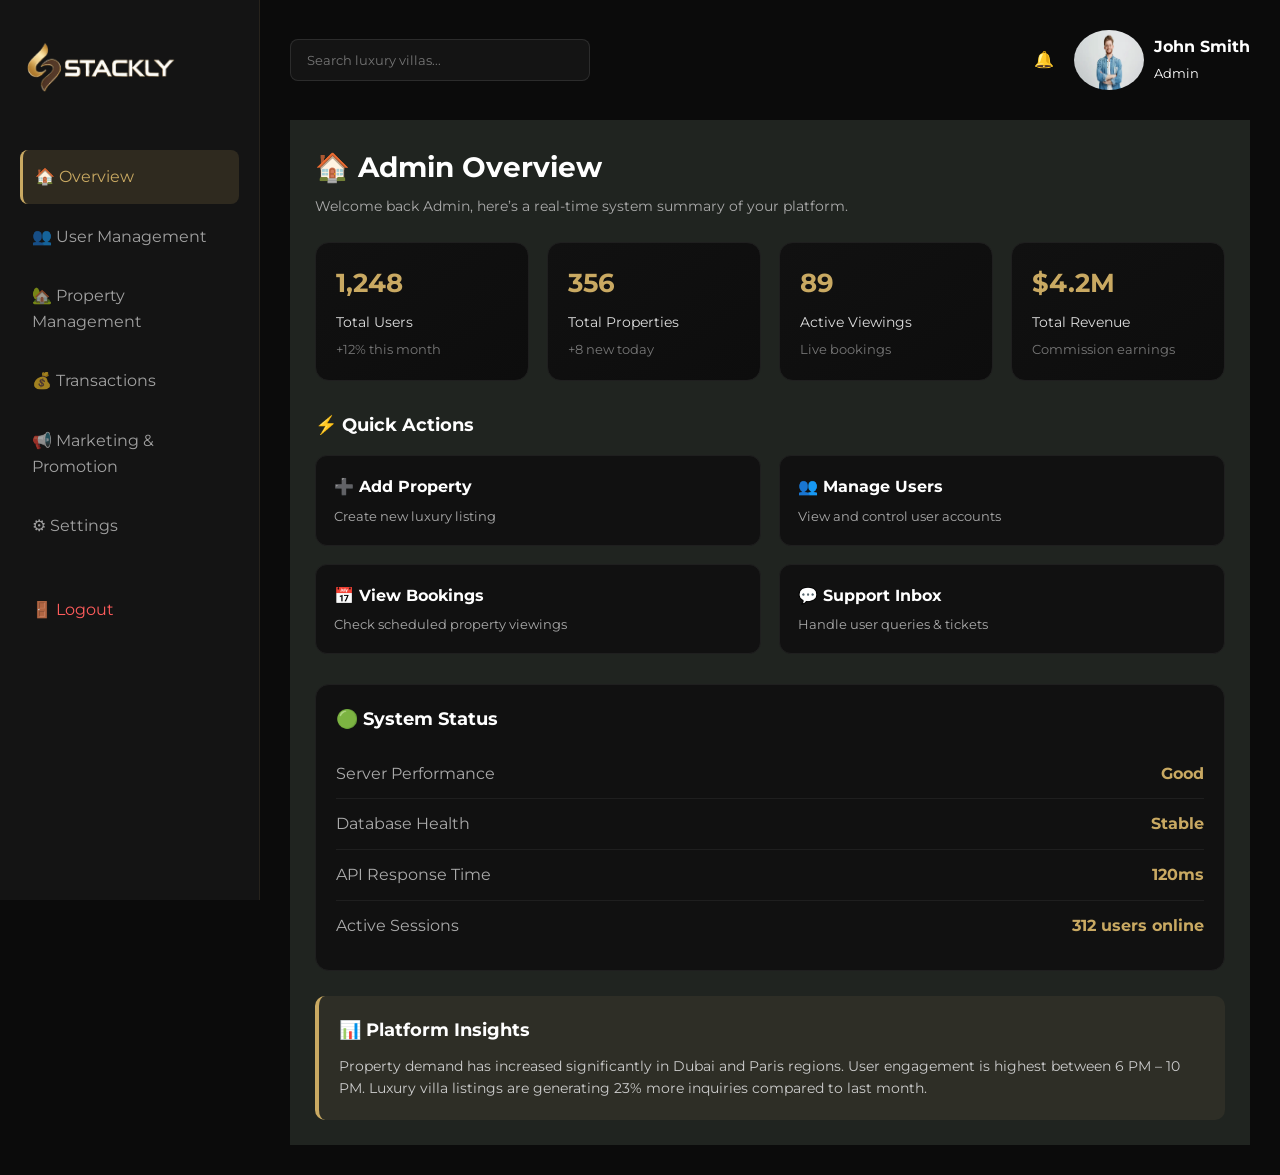
<file: admin-dashboard.html>
<!DOCTYPE html>
<html lang="en">
<head>
    <meta charset="UTF-8">
    <meta name="viewport" content="width=device-width, initial-scale=1.0">
    <title>Admin Dashboard | Stackly Villas</title>

    <!-- Fonts -->
    <link rel="preconnect" href="https://fonts.googleapis.com">
    <link rel="preconnect" href="https://fonts.gstatic.com" crossorigin>
    <link href="https://fonts.googleapis.com/css2?family=Playfair+Display:wght@400;500;600;700&family=Montserrat:wght@300;400;500;600;700&display=swap" rel="stylesheet">

    <!-- CSS -->
    <link rel="stylesheet" href="css/common.css">
    <link rel="stylesheet" href="css/admindashboard.css">
</head>

<body>

<button id="menuToggle" class="menu-toggle">
    ☰
</button>

<!-- ================= SIDEBAR ================= -->
<aside class="sidebar">
    <div class="logo">
        <a href="index.html" class="logo">
            <img src="images/stackly_logo.webp" alt="Stackly Luxury Villas" class="logo-img">
        </a>
    </div>

    <ul class="menu">

      <li class="active" data-target="overview">🏠 Overview</li>

      <li data-target="users">👥 User Management</li>

      <li data-target="properties">🏡 Property Management</li>

      <li data-target="transactions">💰 Transactions</li>

      <li data-target="marketing">📢 Marketing & Promotion</li>

      <li data-target="settings">⚙ Settings</li>

      <li class="logout">🚪 Logout</li>

    </ul>
</aside>

<div class="sidebar-overlay"></div>

<!-- ================= MAIN AREA ================= -->

<main class="main">

  

  <!-- TOP NAVBAR -->
    <header class="topbar">
        <div class="search">
            <input type="text" placeholder="Search luxury villas...">
        </div>

        <div class="user-box">
            <span class="notif">🔔</span>
            <div class="user">
                <img src="images/team2.webp" alt="user">
                <div>
                    <h4>John Smith</h4>
                    <small>Admin</small>
                </div>
            </div>
        </div>
    </header>

  <!-- ALL SECTIONS (INSIDE SAME PAGE) -->
<section id="overview" class="page active">

  <!-- HEADER -->
  <div class="page-header">
    <h1>🏠 Admin Overview</h1>
    <p>Welcome back Admin, here’s a real-time system summary of your platform.</p>
  </div>

  <!-- KEY METRICS -->
  <div class="stats-grid">

    <div class="card">
      <h3>1,248</h3>
      <p>Total Users</p>
      <small>+12% this month</small>
    </div>

    <div class="card">
      <h3>356</h3>
      <p>Total Properties</p>
      <small>+8 new today</small>
    </div>

    <div class="card">
      <h3>89</h3>
      <p>Active Viewings</p>
      <small>Live bookings</small>
    </div>

    <div class="card">
      <h3>$4.2M</h3>
      <p>Total Revenue</p>
      <small>Commission earnings</small>
    </div>

  </div>

  <!-- QUICK ACTIONS -->
  <div class="quick-actions">

    <h2>⚡ Quick Actions</h2>

    <div class="action-grid">

      <div class="action-card">
        <h3>➕ Add Property</h3>
        <p>Create new luxury listing</p>
      </div>

      <div class="action-card">
        <h3>👥 Manage Users</h3>
        <p>View and control user accounts</p>
      </div>

      <div class="action-card">
        <h3>📅 View Bookings</h3>
        <p>Check scheduled property viewings</p>
      </div>

      <div class="action-card">
        <h3>💬 Support Inbox</h3>
        <p>Handle user queries & tickets</p>
      </div>

    </div>

  </div>

  <!-- SYSTEM STATUS -->
  <div class="system-status">

    <h2>🟢 System Status</h2>

    <div class="status-item">
      <span>Server Performance</span>
      <strong>Good</strong>
    </div>

    <div class="status-item">
      <span>Database Health</span>
      <strong>Stable</strong>
    </div>

    <div class="status-item">
      <span>API Response Time</span>
      <strong>120ms</strong>
    </div>

    <div class="status-item">
      <span>Active Sessions</span>
      <strong>312 users online</strong>
    </div>

  </div>

  <!-- INSIGHTS -->
  <div class="insights-box">

    <h2>📊 Platform Insights</h2>

    <p>
      Property demand has increased significantly in Dubai and Paris regions.
      User engagement is highest between 6 PM – 10 PM.
      Luxury villa listings are generating 23% more inquiries compared to last month.
    </p>

  </div>

</section>

<!-- ==== USER MANAGEMENT ==== -->

<section id="users" class="page">

  <!-- HEADER -->
  <div class="page-header">
    <h1>👥 User Management</h1>
    <p>Manage all registered users, roles, and account status.</p>
  </div>

  <!-- ACTION BAR -->
  <div class="user-actions">

    <input type="text" placeholder="Search users...">

    <select>
      <option>All Roles</option>
      <option>User</option>
      <option>Agent</option>
      <option>Admin</option>
    </select>

    <select>
      <option>All Status</option>
      <option>Active</option>
      <option>Blocked</option>
    </select>

    <button class="primary">➕ Add User</button>

  </div>

  <!-- SUMMARY -->
  <div class="user-summary">

    <div class="summary-card">
      <h3>1,248</h3>
      <p>Total Users</p>
    </div>

    <div class="summary-card">
      <h3>1,102</h3>
      <p>Active Users</p>
    </div>

    <div class="summary-card">
      <h3>146</h3>
      <p>Blocked Users</p>
    </div>

    <div class="summary-card">
      <h3>38</h3>
      <p>Agents</p>
    </div>

  </div>

  <!-- USER TABLE -->
  <div class="user-table">

    <!-- HEADER -->
    <div class="table-row table-head">
      <span>User</span>
      <span>Email</span>
      <span>Role</span>
      <span>Status</span>
      <span>Actions</span>
    </div>

    <!-- ROW 1 -->
    <div class="table-row">
      <span>John Smith</span>
      <span>john@example.com</span>
      <span class="role user">User</span>
      <span class="status active">Active</span>
      <span class="actions">
        <button>View</button>
        <button class="warn">Block</button>
      </span>
    </div>

    <!-- ROW 2 -->
    <div class="table-row">
      <span>Emily Johnson</span>
      <span>emily@luxury.com</span>
      <span class="role agent">Agent</span>
      <span class="status active">Active</span>
      <span class="actions">
        <button>View</button>
        <button class="warn">Block</button>
      </span>
    </div>

    <!-- ROW 3 -->
    <div class="table-row">
      <span>Michael Brown</span>
      <span>michael@luxury.com</span>
      <span class="role admin">Admin</span>
      <span class="status blocked">Blocked</span>
      <span class="actions">
        <button>View</button>
        <button class="success">Unblock</button>
      </span>
    </div>

  </div>

</section>


<section id="properties" class="page">

  <!-- HEADER -->
  <div class="page-header">
    <h1>🏡 Property Management</h1>
    <p>Manage all property listings, approvals, and visibility across the platform.</p>
  </div>

  <!-- ACTION BAR -->
  <div class="property-actions">

    <input type="text" placeholder="Search properties...">

    <select>
      <option>All Status</option>
      <option>Pending</option>
      <option>Approved</option>
      <option>Rejected</option>
    </select>

    <select>
      <option>All Categories</option>
      <option>Luxury Villa</option>
      <option>Beachfront</option>
      <option>City Apartment</option>
    </select>

    <button onclick="window.location.href='dashboarderror.html'" class="primary">➕ Add Property</button>

  </div>

  <!-- SUMMARY -->
  <div class="property-summary">

    <div class="summary-card">
      <h3>356</h3>
      <p>Total Properties</p>
    </div>

    <div class="summary-card">
      <h3>42</h3>
      <p>Pending Approval</p>
    </div>

    <div class="summary-card">
      <h3>298</h3>
      <p>Approved</p>
    </div>

    <div class="summary-card">
      <h3>16</h3>
      <p>Rejected</p>
    </div>

  </div>

  <!-- PROPERTY GRID -->
  <div class="property-grid">

    <!-- CARD 1 -->
    <div class="property-card">

      <img src="images/villa1.webp" alt="">

      <div class="property-info">

        <h3>Villa Riviera</h3>
        <p>Paris, France</p>

        <div class="tags">
          <span class="tag pending">Pending</span>
          <span class="tag luxury">Luxury Villa</span>
        </div>

        <p class="meta">
          Owner: John Smith <br>
          Submitted: 2 days ago
        </p>

        <div class="property-actions-box">

          <button onclick="window.location.href='dashboarderror.html'" class="view">View</button>
          <button onclick="window.location.href='dashboarderror.html'" class="approve">Approve</button>
          <button onclick="window.location.href='dashboarderror.html'" class="reject">Reject</button>

        </div>

      </div>

    </div>

    <!-- CARD 2 -->
    <div class="property-card">

      <img src="images/villa13.webp" alt="">

      <div class="property-info">

        <h3>Dubai Palm Estate</h3>
        <p>Dubai, UAE</p>

        <div class="tags">
          <span class="tag approved">Approved</span>
          <span class="tag waterfront">Waterfront</span>
        </div>

        <p class="meta">
          Owner: Emily Johnson <br>
          Listed: 10 days ago
        </p>

        <div class="property-actions-box">

          <button onclick="window.location.href='dashboarderror.html'" class="view">View</button>
          <button onclick="window.location.href='dashboarderror.html'" class="disable">Disable</button>
          <button onclick="window.location.href='dashboarderror.html'" class="edit">Edit</button>

        </div>

      </div>

    </div>

    <!-- CARD 3 -->
    <div class="property-card">

      <img src="images/villa2.webp" alt="">

      <div class="property-info">

        <h3>Amalfi Coast Villa</h3>
        <p>Italy</p>

        <div class="tags">
          <span class="tag rejected">Rejected</span>
          <span class="tag beach">Beachfront</span>
        </div>

        <p class="meta">
          Owner: Michael Brown <br>
          Reason: Price mismatch
        </p>

        <div class="property-actions-box">

          <button onclick="window.location.href='dashboarderror.html'" class="view">View</button>
          <button onclick="window.location.href='dashboarderror.html'" class="relist">Re-list</button>
          <button onclick="window.location.href='dashboarderror.html'" class="delete">Delete</button>

        </div>

      </div>

    </div>

  </div>

</section>

<!-- ===== TRANSACTION MODULE ====== -->

<section id="transactions" class="page">

  <!-- HEADER -->
  <div class="page-header">
    <h1>💰 Transactions & Revenue</h1>
    <p>Track payments, commissions, refunds, and financial activity across the platform.</p>
  </div>

  <!-- FILTER BAR -->
  <div class="transaction-actions">

    <input type="text" placeholder="Search transactions...">

    <select>
      <option>All Status</option>
      <option>Completed</option>
      <option>Pending</option>
      <option>Failed</option>
      <option>Refunded</option>
    </select>

    <select>
      <option>All Types</option>
      <option>Property Purchase</option>
      <option>Booking Fee</option>
      <option>Commission</option>
      <option>Refund</option>
    </select>

    <button onclick="window.location.href='dashboarderror.html'" class="primary">📄 Export Report</button>

  </div>

  <!-- SUMMARY -->
  <div class="transaction-summary">

    <div class="summary-card">
      <h3>$4.2M</h3>
      <p>Total Revenue</p>
    </div>

    <div class="summary-card">
      <h3>$320K</h3>
      <p>Commission Earned</p>
    </div>

    <div class="summary-card">
      <h3>1,248</h3>
      <p>Total Transactions</p>
    </div>

    <div class="summary-card">
      <h3>$18K</h3>
      <p>Refunded Amount</p>
    </div>

  </div>

  <!-- TABLE -->
  <div class="transaction-table">

    <!-- HEADER -->
    <div class="table-row table-head">
      <span>ID</span>
      <span>User</span>
      <span>Type</span>
      <span>Amount</span>
      <span>Status</span>
      <span>Date</span>
      <span>Actions</span>
    </div>

    <!-- ROW 1 -->
    <div class="table-row">
      <span>#TXN1021</span>
      <span>John Smith</span>
      <span>Property Purchase</span>
      <span>$18,500,000</span>
      <span class="status completed">Completed</span>
      <span>29 Jun 2026</span>
      <span><button onclick="window.location.href='dashboarderror.html'">View</button></span>
    </div>

    <!-- ROW 2 -->
    <div class="table-row">
      <span>#TXN1022</span>
      <span>Emily Johnson</span>
      <span>Booking Fee</span>
      <span>$50,000</span>
      <span class="status pending">Pending</span>
      <span>28 Jun 2026</span>
      <span><button onclick="window.location.href='dashboarderror.html'">View</button></span>
    </div>

    <!-- ROW 3 -->
    <div class="table-row">
      <span>#TXN1023</span>
      <span>Michael Brown</span>
      <span>Refund</span>
      <span>$18,000</span>
      <span class="status refunded">Refunded</span>
      <span>27 Jun 2026</span>
      <span><button onclick="window.location.href='dashboarderror.html'">View</button></span>
    </div>

  </div>

</section>

<!-- ====== MARKETING & PROMOTION ====== -->

<section id="marketing" class="page">

  <!-- HEADER -->
  <div class="page-header">
    <h1>📢 Marketing & Promotions</h1>
    <p>Manage campaigns, featured listings, banners, and promotional performance.</p>
  </div>

  <!-- QUICK STATS -->
  <div class="marketing-summary">

    <div class="summary-card">
      <h3>18</h3>
      <p>Active Campaigns</p>
    </div>

    <div class="summary-card">
      <h3>2.4M</h3>
      <p>Impressions</p>
    </div>

    <div class="summary-card">
      <h3>48K</h3>
      <p>Clicks</p>
    </div>

    <div class="summary-card">
      <h3>3.8%</h3>
      <p>Conversion Rate</p>
    </div>

  </div>

  <!-- ACTION BAR -->
  <div class="marketing-actions">

    <button onclick="window.location.href='dashboarderror.html'" class="primary">➕ New Campaign</button>
    <button onclick="window.location.href='dashboarderror.html'" class="secondary">🖼 Manage Banners</button>
    <button onclick="window.location.href='dashboarderror.html'" class="secondary">📧 Email Blast</button>
    <button onclick="window.location.href='dashboarderror.html'" class="secondary">🏡 Featured Properties</button>

  </div>

  <!-- CAMPAIGN LIST -->
  <div class="campaign-grid">

    <!-- CARD 1 -->
    <div class="campaign-card">

      <h3>Luxury Villa Dubai Push</h3>

      <div class="campaign-meta">
        <span class="tag active">Active</span>
        <span>Budget: $50,000</span>
      </div>

      <p>
        Targeting high-net-worth users in UAE & Europe for premium villa listings.
      </p>

      <div class="progress">
        <div class="bar" style="width: 70%"></div>
      </div>

      <div class="campaign-stats">
        <span>CTR: 4.2%</span>
        <span>Leads: 1,240</span>
      </div>

      <div class="campaign-actions">
        <button onclick="window.location.href='dashboarderror.html'">View</button>
        <button onclick="window.location.href='dashboarderror.html'" class="secondary">Edit</button>
        <button onclick="window.location.href='dashboarderror.html'" class="danger">Pause</button>
      </div>

    </div>

    <!-- CARD 2 -->
    <div class="campaign-card">

      <h3>Europe Luxury Email Blast</h3>

      <div class="campaign-meta">
        <span class="tag scheduled">Scheduled</span>
        <span>Budget: $12,000</span>
      </div>

      <p>
        Email campaign targeting investors interested in French and Italian villas.
      </p>

      <div class="progress">
        <div class="bar" style="width: 30%"></div>
      </div>

      <div class="campaign-stats">
        <span>Open Rate: 38%</span>
        <span>Clicks: 5,600</span>
      </div>

      <div class="campaign-actions">
        <button onclick="window.location.href='dashboarderror.html'">View</button>
        <button onclick="window.location.href='dashboarderror.html'" class="secondary">Edit</button>
        <button onclick="window.location.href='dashboarderror.html'" class="danger">Cancel</button>
      </div>

    </div>

  </div>

  <!-- BANNERS SECTION -->
  <div class="banner-section">

    <h2>🖼 Active Banners</h2>

    <div class="banner-grid">

      <div class="banner-card">
        <img src="images/villa10.webp" alt="">
        <p>Dubai Luxury Villas Promo</p>
        <button onclick="window.location.href='dashboarderror.html'">Edit</button>
      </div>

      <div class="banner-card">
        <img src="images/villa4.webp" alt="">
        <p>Beachfront Estates Campaign</p>
        <button onclick="window.location.href='dashboarderror.html'">Edit</button>
      </div>

    </div>

  </div>

  <!-- INSIGHTS -->
  <div class="marketing-insights">

    <h2>📊 Campaign Insights</h2>

    <p>
      Dubai campaigns are generating the highest ROI with strong conversion rates.
      Email marketing performs better in Europe compared to paid ads.
      Featured property placements increase engagement by 32%.
    </p>

  </div>

</section>

<!-- ========= SETTINGS MODULE ========= -->

<section id="settings" class="page">

  <!-- HEADER -->
  <div class="page-header">
    <h1>⚙ System Settings</h1>
    <p>Manage platform configuration, security, and user experience settings.</p>
  </div>

  <!-- SETTINGS GRID -->
  <div class="settings-grid">

    <!-- ACCOUNT SECURITY -->
    <div class="settings-card">

      <h2>🔒 Security</h2>

      <!--  -->
      <div class="setting-item">
          <label>Change Password</label>

          <input
              type="password"
              id="adminPassword"
              placeholder="New password"
          >

          <small class="password-hint">
             Password must contain at least:
             <br>• 8 characters
             <br>• 1 uppercase letter (A-Z)
             <br>• 1 lowercase letter (a-z)
             <br>• 1 number (0-9)
             <br>• 1 special character (!@#$%^&*)
          </small>

          <span id="passwordError" class="password-error"></span>
      </div>
      <!--  -->

      <div class="setting-item">
        <label>Confirm Password</label>
        <input type="password" placeholder="Confirm password">
      </div>

      <div class="setting-item">
        <label>Two-Factor Authentication</label>
        <select>
          <option>Disabled</option>
          <option>Enabled</option>
        </select>
      </div>

      <div class="toggle-item">
        <p>Login Alerts</p>
        <input type="checkbox" checked>
      </div>

      <div class="toggle-item">
        <p>Suspicious Login Detection</p>
        <input type="checkbox" checked>
      </div>

    </div>

    <!-- NOTIFICATIONS -->
    <div class="settings-card">

      <h2>🔔 Notifications</h2>

      <div class="toggle-item">
        <p>Email Notifications</p>
        <input type="checkbox" checked>
      </div>

      <div class="toggle-item">
        <p>SMS Alerts</p>
        <input type="checkbox">
      </div>

      <div class="toggle-item">
        <p>New User Alerts</p>
        <input type="checkbox" checked>
      </div>

      <div class="toggle-item">
        <p>New Property Submissions</p>
        <input type="checkbox" checked>
      </div>

      <div class="toggle-item">
        <p>System Maintenance Alerts</p>
        <input type="checkbox" checked>
      </div>

    </div>

    <!-- PLATFORM PREFERENCES -->
    <div class="settings-card">

      <h2>🎯 Preferences</h2>

      <div class="setting-item">
        <label>Default Currency</label>
        <select>
          <option>USD ($)</option>
          <option>EUR (€)</option>
          <option>INR (₹)</option>
        </select>
      </div>

      <div class="setting-item">
        <label>Language</label>
        <select>
          <option>English</option>
          <option>French</option>
          <option>Arabic</option>
        </select>
      </div>

      <div class="setting-item">
        <label>Time Zone</label>
        <select>
          <option>GMT +5:30 (India)</option>
          <option>GMT +1 (Europe)</option>
          <option>GMT +4 (UAE)</option>
        </select>
      </div>

      <div class="setting-item">
        <label>Theme Mode</label>
        <select>
          <option>Dark</option>
          <option>Light</option>
        </select>
      </div>

    </div>

    <!-- SYSTEM CONTROL -->
    <div class="settings-card">

      <h2>🛠 System Control</h2>

      <div class="toggle-item">
        <p>Maintenance Mode</p>
        <input type="checkbox">
      </div>

      <div class="toggle-item">
        <p>Allow New Registrations</p>
        <input type="checkbox" checked>
      </div>

      <div class="toggle-item">
        <p>Auto Backup System</p>
        <input type="checkbox" checked>
      </div>

      <div class="toggle-item">
        <p>Debug Mode</p>
        <input type="checkbox">
      </div>

    </div>

  </div>

  <!-- ACTION BUTTONS -->
  <div class="settings-actions">

    <button onclick="window.location.href='dashboarderror.html'" class="primary">💾 Save Changes</button>
    <button onclick="window.location.href='dashboarderror.html'" class="secondary">🔄 Reset Defaults</button>
    <button onclick="window.location.href='dashboarderror.html'" class="danger">⚠ Reset System</button>

  </div>

</section>

</main>



<script>
function logout(){
  localStorage.removeItem("currentUser");
  window.location.href = "index.html";
}
</script>

<script src="js/dashboard.js"></script>
</body>
</html>
</file>
<file: css/common.css>
/* ============================================
   LUXURY VILLAS - COMMON STYLES
   ============================================ */

/* CSS Variables */
:root {
    --gold: #c9a962;
    --gold-light: #e8d5a3;
    --gold-dark: #9a7b3c;
    --black: #0a0a0a;
    --white: #ffffff;
    --cream: #f8f5f0;
    --charcoal: #1a1a1a;
    --gray: #888888;
    --gray-light: #e0e0e0;
    
    --font-display: 'Playfair Display', Georgia, serif;
    --font-body: 'Montserrat', 'Helvetica Neue', sans-serif;
    
    --transition-smooth: all 0.4s cubic-bezier(0.25, 0.46, 0.45, 0.94);
    --transition-bounce: all 0.5s cubic-bezier(0.68, -0.55, 0.265, 1.55);
}

/* Reset & Base */
*, *::before, *::after {
    margin: 0;
    padding: 0;
    box-sizing: border-box;
}

html {
    scroll-behavior: smooth;
    font-size: 16px;
}

body {
    font-family: var(--font-body);
    background-color: var(--black);
    color: var(--white);
    line-height: 1.6;
    overflow-x: hidden;
}

a {
    text-decoration: none;
    color: inherit;
}

ul, ol {
    list-style: none;
}

img {
    max-width: 100%;
    height: auto;
    display: block;
}

button {
    cursor: pointer;
    border: none;
    background: none;
    font-family: inherit;
}

/* ============================================
   UNIQUE NAVBAR - FLOATING ORBITAL DESIGN
   ============================================ */

.navbar {
    position: fixed;
    top: 0;
    left: 0;
    width: 100%;
    z-index: 1000;
    padding: 20px 60px;
    transition: var(--transition-smooth);
    background-color: #000000;
}

.navbar {
    background: #1a1612;
    border-bottom: 1px solid rgba(201, 169, 98, 0.35);
}

.navbar.scrolled {
    background: #1a1612;
    backdrop-filter: blur(20px);
    padding: 15px 60px;
    box-shadow: 0 10px 40px rgba(0, 0, 0, 0.3);
}

.navbar-container {
    display: flex;
    justify-content: space-between;
    align-items: center;
    max-width: 1600px;
    margin: 0 auto;
}

/* Logo with Animated Emblem */
.logo {
    display: flex;
    align-items: center;
    gap: 15px;
    z-index: 1001;
}

.logo-emblem {
    width: 50px;
    height: 50px;
    position: relative;
}

.logo-emblem svg {
    width: 100%;
    height: 100%;
}

.emblem-outer {
    fill: none;
    stroke: var(--gold);
    stroke-width: 1.5;
    transform-origin: center;
    animation: rotateOrbit 20s linear infinite;
}

.emblem-inner {
    fill: var(--gold);
}

.emblem-diamond {
    fill: none;
    stroke: var(--gold);
    stroke-width: 1;
    transform-origin: center;
    animation: rotateOrbit 15s linear infinite reverse;
}

@keyframes rotateOrbit {
    from { transform: rotate(0deg); }
    to { transform: rotate(360deg); }
}

.logo-text {
    display: flex;
    flex-direction: column;
}

.logo-text .brand {
    font-family: var(--font-display);
    font-size: 1.5rem;
    font-weight: 700;
    color: var(--white);
    letter-spacing: 3px;
    text-transform: uppercase;
}

.logo-text .tagline {
    font-size: 0.65rem;
    color: var(--gold);
    letter-spacing: 4px;
    text-transform: uppercase;
}

/* Orbital Navigation Menu */
.nav-orbital {
    display: flex;
    align-items: center;
    gap: 50px;
}

.nav-links {
    display: flex;
    align-items: center;
    gap: 10px;
    background: rgba(255, 255, 255, 0.03);
    padding: 8px;
    border-radius: 50px;
    border: 1px solid rgba(201, 169, 98, 0.1);
}

.nav-item {
    position: relative;
}

.nav-link {
    display: block;
    padding: 12px 28px;
    font-size: 0.75rem;
    font-weight: 500;
    letter-spacing: 2px;
    text-transform: uppercase;
    color: var(--gray);
    border-radius: 30px;
    transition: var(--transition-smooth);
    position: relative;
    overflow: hidden;
}

.nav-link::before {
    content: '';
    position: absolute;
    top: 0;
    left: 0;
    width: 100%;
    height: 100%;
    background: linear-gradient(135deg, var(--gold), var(--gold-dark));
    border-radius: 30px;
    transform: scale(0);
    transition: var(--transition-smooth);
    z-index: -1;
}

.nav-link:hover,
.nav-link.active {
    color: var(--black);
}

.nav-link:hover::before,
.nav-link.active::before {
    transform: scale(1);
}

/* Floating Indicator Dot */
.nav-indicator {
    position: absolute;
    bottom: -8px;
    left: 50%;
    transform: translateX(-50%);
    width: 4px;
    height: 4px;
    background: var(--gold);
    border-radius: 50%;
    opacity: 0;
    transition: var(--transition-smooth);
}

.nav-link.active .nav-indicator,
.nav-link:hover .nav-indicator {
    opacity: 1;
    bottom: -12px;
}

/* Contact CTA Button */
.nav-cta {
    display: flex;
    align-items: center;
    gap: 12px;
    padding: 14px 32px;
    background: transparent;
    border: 1px solid var(--gold);
    color: var(--gold);
    font-size: 0.75rem;
    font-weight: 600;
    letter-spacing: 2px;
    text-transform: uppercase;
    border-radius: 0;
    position: relative;
    overflow: hidden;
    transition: var(--transition-smooth);
}

.nav-cta::before {
    content: '';
    position: absolute;
    top: 0;
    left: -100%;
    width: 100%;
    height: 100%;
    background: var(--gold);
    transition: var(--transition-smooth);
    z-index: -1;
}

.nav-cta:hover {
    color: var(--black);
}

.nav-cta:hover::before {
    left: 0;
}

.nav-cta .cta-icon {
    width: 20px;
    height: 20px;
    transition: var(--transition-smooth);
}

.nav-cta:hover .cta-icon {
    transform: translateX(5px);
}

/* Mobile Menu Toggle */
.mobile-toggle {
    display: none;
    flex-direction: column;
    gap: 6px;
    padding: 10px;
    z-index: 1001;
}

.toggle-line {
    width: 30px;
    height: 2px;
    background: var(--gold);
    transition: var(--transition-smooth);
    transform-origin: center;
}

.mobile-toggle.active .toggle-line:nth-child(1) {
    transform: rotate(45deg) translate(6px, 6px);
}

.mobile-toggle.active .toggle-line:nth-child(2) {
    opacity: 0;
    transform: scaleX(0);
}

.mobile-toggle.active .toggle-line:nth-child(3) {
    transform: rotate(-45deg) translate(6px, -6px);
}

.mobile-toggle .toggle-line{
    width: 28px;
    height: 2px;
    background: var(--gold);
    display: block;
    transition: 0.4s ease;
    transform-origin: center;
}

.accordion-toggle .toggle-line{
    position: absolute;
    background: var(--gold);
}

/* isolate navbar toggle ONLY */
.mobile-toggle .toggle-line{
    position: relative;
}

.mobile-contact{
    display:none;
}

/* Mobile Navigation */
/* ===========================
   MOBILE NAVIGATION
=========================== */
@media (max-width:1024px){

    /* Navbar */
    .navbar{
        padding:15px 25px;
    }

    .mobile-contact{
        display:block;
    }


    /* Show Hamburger */
    .mobile-toggle{
        display:flex;
        flex-direction:column;
        justify-content:center;
        gap:6px;

        position:fixed;
        top:18px;
        right:20px;

        width:42px;
        height:42px;

        background:transparent;
        border:none;
        cursor:pointer;

        z-index:1200;
    }

    .mobile-toggle .toggle-line{
        width:28px;
        height:2px;
        background:var(--gold);
        transition:.35s ease;
        transform-origin:center;
    }

    /* X Animation */
    .mobile-toggle.active .toggle-line:nth-child(1){
        transform:translateY(8px) rotate(45deg);
    }

    .mobile-toggle.active .toggle-line:nth-child(2){
        opacity:0;
    }

    .mobile-toggle.active .toggle-line:nth-child(3){
        transform:translateY(-8px) rotate(-45deg);
    }

    /* Side Menu */
    .nav-orbital{

        position:fixed;

        top:0;
        right:-60%;

        width:60%;
        max-width:340px;
        height:100vh;

        background:#1a1612;

        border-left:1px solid rgba(201,169,98,.25);

        display:flex;
        flex-direction:column;
        justify-content:flex-start;
        align-items:center;

        padding:90px 25px 35px;

        overflow-y:auto;

        transition:.45s ease;

        z-index:1100;
    }

    .nav-orbital.active{
        right:0;
    }

    /* Nav Links */

    .nav-links{

        width:100%;

        display:flex;
        flex-direction:column;

        gap:10px;

        background:none;
        border:none;

        padding:0;

        align-items:center;
    }

    .nav-item{
        width:100%;
    }

    .nav-link{

        display:block;

        width:100%;

        text-align:center;

        padding:12px 15px;

        font-size:.95rem;

        letter-spacing:1.5px;

        border-radius:30px;
    }

    /* Button */

    .nav-cta{

        width:100%;

        justify-content:center;

        margin-top:18px;

        padding:14px 20px;
    }

    /* Contact */

    .mobile-contact{

        width:100%;

        margin-top:auto;

        padding-top:25px;

        border-top:1px solid rgba(201,169,98,.25);

        text-align:start;
    }

    .mobile-contact h4{

        color:var(--gold);

        font-size:1rem;

        letter-spacing:2px;

        margin-bottom:15px;

        text-transform:uppercase;
    }

    .mobile-contact a{

        display:block;

        margin:10px 0;

        color:rgba(255,255,255,.75);

        font-size:.92rem;

        transition:.3s;
    }

    .mobile-contact a:hover{

        color:var(--gold);
    }

    .mobile-contact p{

        margin-top:12px;

        font-size:.85rem;

        line-height:1.6;

        color:rgba(255,255,255,.55);
    }
}

/* Small Phones */

@media (max-width:600px){

    .nav-orbital{

        width:82%;
        right:-82%;
    }

    .nav-orbital.active{
        right:0;
    }
}
/* ============================================
   COMMON COMPONENTS
   ============================================ */

/* Section Styling */
.section {
    padding: 120px 60px;
    position: relative;
}

.section-header {
    text-align: center;
    margin-bottom: 80px;
}

.section-subtitle {
    font-size: 0.75rem;
    letter-spacing: 4px;
    text-transform: uppercase;
    color: var(--gold);
    margin-bottom: 20px;
    display: flex;
    align-items: center;
    justify-content: center;
    gap: 15px;
}

.section-subtitle::before,
.section-subtitle::after {
    content: '';
    width: 40px;
    height: 1px;
    background: var(--gold);
}

.section-title {
    font-family: var(--font-display);
    font-size: 3.5rem;
    font-weight: 400;
    line-height: 1.2;
    color: var(--white);
}

.section-title span {
    font-style: italic;
    color: var(--gold);
}

/* Buttons */
.btn {
    display: inline-flex;
    align-items: center;
    gap: 12px;
    padding: 18px 40px;
    font-size: 0.75rem;
    font-weight: 600;
    letter-spacing: 2px;
    text-transform: uppercase;
    transition: var(--transition-smooth);
    position: relative;
    overflow: hidden;
}

.btn-primary {
    background: var(--gold);
    color: var(--black);
}

.btn-primary:hover {
    background: var(--gold-light);
    transform: translateY(-3px);
    box-shadow: 0 15px 40px rgba(201, 169, 98, 0.3);
}

.btn-outline {
    background: transparent;
    border: 1px solid var(--gold);
    color: var(--gold);
}

.btn-outline::before {
    content: '';
    position: absolute;
    top: 0;
    left: -100%;
    width: 100%;
    height: 100%;
    background: var(--gold);
    transition: var(--transition-smooth);
    z-index: -1;
}

.btn-outline:hover {
    color: var(--black);
}

.btn-outline:hover::before {
    left: 0;
}

/* Footer */
.footer {
    background: var(--charcoal);
    padding: 100px 60px 40px;
}

.footer-grid {
    display: grid;
    grid-template-columns: 2fr 1fr 1fr 1fr;
    gap: 60px;
    max-width: 1400px;
    margin: 0 auto 80px;
}

.footer-brand {
    max-width: 350px;
}

.footer-logo {
    display: flex;
    align-items: center;
    gap: 15px;
    margin-bottom: 30px;
}

.footer-logo-emblem {
    width: 40px;
    height: 40px;
}

.footer-logo-text {
    font-family: var(--font-display);
    font-size: 1.3rem;
    font-weight: 700;
    letter-spacing: 2px;
    text-transform: uppercase;
}

.footer-description {
    color: var(--gray);
    font-size: 0.95rem;
    line-height: 1.8;
    margin-bottom: 30px;
}

.footer-social {
    display: flex;
    gap: 15px;
}

.social-link {
    width: 45px;
    height: 45px;
    display: flex;
    align-items: center;
    justify-content: center;
    border: 1px solid rgba(201, 169, 98, 0.3);
    color: var(--gold);
    transition: var(--transition-smooth);
}

.social-link:hover {
    background: var(--gold);
    color: var(--black);
    border-color: var(--gold);
}

.footer-column h4 {
    font-family: var(--font-display);
    font-size: 1.1rem;
    font-weight: 600;
    margin-bottom: 30px;
    color: var(--white);
}

.footer-links li {
    margin-bottom: 15px;
}

.footer-links a {
    color: var(--gray);
    font-size: 0.9rem;
    transition: var(--transition-smooth);
    position: relative;
}

.footer-links a::after {
    content: '';
    position: absolute;
    bottom: -2px;
    left: 0;
    width: 0;
    height: 1px;
    background: var(--gold);
    transition: var(--transition-smooth);
}

.footer-links a:hover {
    color: var(--gold);
}

.footer-links a:hover::after {
    width: 100%;
}

.footer-bottom {
    border-top: 1px solid rgba(255, 255, 255, 0.1);
    padding-top: 40px;
    display: flex;
    justify-content: space-between;
    align-items: center;
    max-width: 1400px;
    margin: 0 auto;
}

.footer-copyright {
    color: var(--gray);
    font-size: 0.85rem;
}

.footer-legal {
    display: flex;
    gap: 30px;
}

.footer-legal a {
    color: var(--gray);
    font-size: 0.85rem;
    transition: var(--transition-smooth);
}

.footer-legal a:hover {
    color: var(--gold);
}

/* Responsive Footer */
@media (max-width: 1024px) {
    .footer-grid {
        grid-template-columns: 1fr 1fr;
    }
}

@media (max-width: 768px) {
    .footer {
        padding: 60px 30px 30px;
    }
    
    .footer-grid {
        grid-template-columns: 1fr;
        gap: 40px;
    }
    
    .footer-bottom {
        flex-direction: column;
        gap: 20px;
        text-align: center;
    }
}


/* newsletter */
/* ================= Newsletter ================= */

.newsletter-text{
    color: var(--gray);
    font-size: .9rem;
    line-height: 1.7;
    margin-bottom:20px;
}

.newsletter-form{
    display:flex;
    flex-direction:column;
    gap:12px;
}

.newsletter-form input{
    width:100%;
    padding:14px 16px;
    background:rgba(255,255,255,.05);
    border:1px solid rgba(201,169,98,.25);
    color:var(--white);
    font-size:.9rem;
    outline:none;
    transition:.3s;
}

.newsletter-form input::placeholder{
    color:rgba(255,255,255,.45);
}

.newsletter-form input:focus{
    border-color:var(--gold);
    box-shadow:0 0 0 3px rgba(201,169,98,.15);
}

.newsletter-form button{
    width:100%;
    padding:14px;
    border:none;
    background:var(--gold);
    color:var(--black);
    font-weight:600;
    cursor:pointer;
    transition:.3s;
    letter-spacing:.5px;
}

.newsletter-form button:hover{
    background:#d7b876;
    transform:translateY(-2px);
    box-shadow:0 10px 25px rgba(201,169,98,.25);
}



/* Scroll to Top Button */
.scroll-top {
    position: fixed;
    bottom: 40px;
    right: 40px;
    width: 50px;
    height: 50px;
    background: var(--gold);
    color: var(--black);
    display: flex;
    align-items: center;
    justify-content: center;
    opacity: 0;
    visibility: hidden;
    transition: var(--transition-smooth);
    z-index: 999;
}

.scroll-top.visible {
    opacity: 1;
    visibility: visible;
}

.scroll-top:hover {
    transform: translateY(-5px);
    box-shadow: 0 10px 30px rgba(201, 169, 98, 0.4);
}

/* Page Loader */
.page-loader {
    position: fixed;
    top: 0;
    left: 0;
    width: 100%;
    height: 100%;
    background: var(--black);
    display: flex;
    align-items: center;
    justify-content: center;
    z-index: 9999;
    transition: opacity 0.6s ease, visibility 0.6s ease;
}

.page-loader.loaded {
    opacity: 0;
    visibility: hidden;
}

.loader-content {
    text-align: center;
}

.loader-logo {
    width: 80px;
    height: 80px;
    margin-bottom: 30px;
    animation: pulse 1.5s ease-in-out infinite;
}

@keyframes pulse {
    0%, 100% { transform: scale(1); opacity: 1; }
    50% { transform: scale(1.1); opacity: 0.7; }
}

.loader-bar {
    width: 200px;
    height: 2px;
    background: rgba(201, 169, 98, 0.2);
    position: relative;
    overflow: hidden;
}

.loader-bar::after {
    content: '';
    position: absolute;
    top: 0;
    left: -100%;
    width: 100%;
    height: 100%;
    background: var(--gold);
    animation: loading 1.5s ease-in-out infinite;
}

@keyframes loading {
    0% { left: -100%; }
    100% { left: 100%; }
}

/* Custom Cursor */
.cursor {
    width: 20px;
    height: 20px;
    border: 1px solid var(--gold);
    border-radius: 50%;
    position: fixed;
    pointer-events: none;
    z-index: 9998;
    transition: transform 0.15s ease, width 0.3s ease, height 0.3s ease;
}

.cursor-follower {
    width: 8px;
    height: 8px;
    background: var(--gold);
    border-radius: 50%;
    position: fixed;
    pointer-events: none;
    z-index: 9997;
    transition: transform 0.08s ease;
}

.cursor.hover {
    width: 50px;
    height: 50px;
    border-color: var(--gold-light);
}

/* Utility Classes */
.container {
    max-width: 1400px;
    margin: 0 auto;
    padding: 0 30px;
}

.text-gold {
    color: var(--gold);
}

.text-center {
    text-align: center;
}

.mb-0 { margin-bottom: 0; }
.mb-1 { margin-bottom: 10px; }
.mb-2 { margin-bottom: 20px; }
.mb-3 { margin-bottom: 30px; }
.mb-4 { margin-bottom: 40px; }

/* Animation Classes */
.reveal {
    opacity: 0;
    transform: translateY(50px);
    transition: opacity 0.8s ease, transform 0.8s ease;
}

.reveal.active {
    opacity: 1;
    transform: translateY(0);
}

.reveal-left {
    opacity: 0;
    transform: translateX(-50px);
    transition: opacity 0.8s ease, transform 0.8s ease;
}

.reveal-left.active {
    opacity: 1;
    transform: translateX(0);
}

.reveal-right {
    opacity: 0;
    transform: translateX(50px);
    transition: opacity 0.8s ease, transform 0.8s ease;
}

.reveal-right.active {
    opacity: 1;
    transform: translateX(0);
}

/* Responsive Base */
@media (max-width: 768px) {
    html {
        font-size: 14px;
    }
    
    .section {
        padding: 80px 30px;
    }
    
    .section-title {
        font-size: 2.5rem;
    }
}
</file>
<file: css/admindashboard.css>
.logo{
    display: flex;
    align-items: center;
    text-decoration: none;
}

.logo-img{
    height: 80px;      /* Desktop */
    width: auto;
    display: block;
    object-fit: contain;
    transition: transform .3s ease;
}

.logo-img:hover{
    transform: scale(1.05);
}

@media (max-width:768px){
    .logo-img{
        height: 48px;
    }
}

@media (max-width:480px){
    .logo-img{
        height: 42px;
    }
}


/* ================================
   ÉLYSÉE USER DASHBOARD CSS
   Luxury Black & Gold Theme
================================ */

:root {
    --black: #0b0b0b;
    --charcoal: #141414;
    --gold: #c9a962;
    --white: #ffffff;
    --gray: rgba(255,255,255,0.6);
    --card: rgba(255,255,255,0.04);
}

/* RESET */
* {
    margin: 0;
    padding: 0;
    box-sizing: border-box;
    font-family: "Montserrat", sans-serif;
}

body {
    background: var(--black);
    color: var(--white);
    display: flex;
    min-height: 100vh;
}

/* ================= SIDEBAR ================= */
.sidebar {
    width: 260px;
    background: var(--charcoal);
    padding: 30px 20px;
    position: fixed;
    height: 100vh;
    border-right: 1px solid rgba(201,169,98,0.1);
}

.sidebar .logo h2 {
    font-family: "Playfair Display";
    color: var(--gold);
    font-size: 28px;
}

.sidebar .logo span {
    font-size: 12px;
    color: var(--gray);
}

.menu {
    margin-top: 40px;
    list-style: none;
}

.menu li {
    padding: 14px 12px;
    margin: 6px 0;
    cursor: pointer;
    border-radius: 8px;
    transition: 0.3s;
    color: var(--gray);
}

.menu li:hover {
    background: rgba(201,169,98,0.08);
    color: var(--gold);
    transform: translateX(5px);
}

.menu .active {
    background: rgba(201,169,98,0.15);
    color: var(--gold);
    border-left: 3px solid var(--gold);
}

.menu .logout {
    margin-top: 30px;
    color: #ff5c5c;
}

/* ================= MAIN ================= */
.main {
    margin-left: 260px;
    flex: 1;
    padding: 30px;
}

/* ================= TOPBAR ================= */
.topbar {
    display: flex;
    justify-content: space-between;
    align-items: center;
    margin-bottom: 30px;
}

.search input {
    padding: 12px 16px;
    width: 300px;
    border-radius: 8px;
    border: 1px solid rgba(255,255,255,0.1);
    background: var(--card);
    color: white;
    outline: none;
}

.user-box {
    display: flex;
    align-items: center;
    gap: 20px;
}

.user {
    display: flex;
    align-items: center;
    gap: 10px;
}

.user img {
    width: 70px;
    height: 60px;
    border-radius: 50%;
}

/* ================= HERO ================= */
.hero {
    background: linear-gradient(135deg, rgba(201,169,98,0.08), transparent);
    padding: 25px;
    border-radius: 12px;
    border: 1px solid rgba(201,169,98,0.1);
    margin-bottom: 25px;
}

.hero h1 {
    font-family: "Playfair Display";
    font-size: 32px;
}

.hero h1 span {
    color: var(--gold);
}

/* ================= STATS ================= */
.stats {
    display: grid;
    grid-template-columns: repeat(4, 1fr);
    gap: 20px;
    margin-bottom: 30px;
}

.card {
    background: var(--card);
    padding: 20px;
    border-radius: 12px;
    border: 1px solid rgba(255,255,255,0.05);
    transition: 0.3s;
}

.card:hover {
    transform: translateY(-5px);
    border-color: var(--gold);
}

.card h3 {
    font-size: 26px;
    color: var(--gold);
}

/* ================= SECTION ================= */
.section {
    margin-bottom: 30px;
}

.section-title {
    font-family: "Playfair Display";
    margin-bottom: 20px;
    color: var(--gold);
}

/* ================= VILLA CARDS ================= */
.grid-3 {
    display: grid;
    grid-template-columns: repeat(3, 1fr);
    gap: 20px;
}

.villa-card {
    background: var(--card);
    border-radius: 12px;
    overflow: hidden;
    border: 1px solid rgba(255,255,255,0.05);
    transition: 0.3s;
}

.villa-card:hover {
    transform: scale(1.03);
    border-color: var(--gold);
}

.villa-card img {
    width: 100%;
    height: 180px;
    object-fit: cover;
}

.villa-card .content {
    padding: 15px;
}

.price {
    color: var(--gold);
    font-weight: bold;
}

/* ================= SPLIT SECTION ================= */
.split {
    display: grid;
    grid-template-columns: 1fr 1fr;
    gap: 20px;
}

.box {
    background: var(--card);
    padding: 20px;
    border-radius: 12px;
    border: 1px solid rgba(255,255,255,0.05);
}

.list li {
    display: flex;
    justify-content: space-between;
    padding: 10px 0;
    border-bottom: 1px solid rgba(255,255,255,0.05);
}

/* ================= MESSAGES ================= */
.message {
    padding: 12px;
    margin-bottom: 10px;
    border-left: 3px solid var(--gold);
    background: rgba(201,169,98,0.05);
}

/* ================= ACTIVITY ================= */
.activity-item {
    display: flex;
    gap: 10px;
    padding: 10px;
    margin-bottom: 10px;
    background: rgba(255,255,255,0.03);
    border-radius: 8px;
}

/* ================= RESPONSIVE ================= */
@media (max-width: 1024px) {

    .stats {
        grid-template-columns: repeat(2, 1fr);
    }

    .grid-3 {
        grid-template-columns: 1fr;
    }

    .split {
        grid-template-columns: 1fr;
    }
}

@media (max-width: 768px) {

    .sidebar {
        display: none;
    }

    .main {
        margin-left: 0;
    }

    .stats {
        grid-template-columns: 1fr;
    }

    .search input {
        width: 180px;
    }
}

/* ================================ */
.page {
  display: none;
  padding: 20px;
}

.page.active {
  display: block;
}

/* =========== OVERVIEW MODULE =========== */
/* =========================
   PAGE BASE
========================= */
.page {
  padding: 25px;
  color: #fff;
  background: #0b0b0b;
  min-height: 100vh;
}

.page-header {
  margin-bottom: 25px;
}

.page-header h1 {
  font-size: 28px;
  margin-bottom: 5px;
  color: #ffffff;
}

.page-header p {
  color: #aaa;
  font-size: 14px;
}

/* =========================
   STATS GRID
========================= */
.stats-grid {
  display: grid;
  grid-template-columns: repeat(4, 1fr);
  gap: 18px;
  margin-bottom: 30px;
}

.card {
  background: linear-gradient(145deg, #111, #0d0d0d);
  border: 1px solid #1f1f1f;
  padding: 20px;
  border-radius: 14px;
  transition: 0.3s ease;
}

.card:hover {
  transform: translateY(-4px);
  border-color: #c9a962;
}

.card h3 {
  font-size: 26px;
  color: #c9a962;
  margin-bottom: 6px;
}

.card p {
  color: #ddd;
  font-size: 14px;
}

.card small {
  color: #777;
  display: block;
  margin-top: 6px;
}

/* =========================
   QUICK ACTIONS
========================= */
.quick-actions {
  margin-top: 20px;
}

.quick-actions h2 {
  margin-bottom: 15px;
  font-size: 18px;
  color: #fff;
}

.action-grid {
  display: grid;
  grid-template-columns: repeat(2, 1fr);
  gap: 18px;
}

.action-card {
  background: #111;
  border: 1px solid #1f1f1f;
  padding: 18px;
  border-radius: 12px;
  cursor: pointer;
  transition: 0.3s ease;
}

.action-card:hover {
  border-color: #c9a962;
  transform: translateY(-3px);
}

.action-card h3 {
  font-size: 16px;
  margin-bottom: 6px;
  color: #fff;
}

.action-card p {
  font-size: 13px;
  color: #aaa;
}

/* =========================
   SYSTEM STATUS
========================= */
.system-status {
  margin-top: 30px;
  background: #111;
  border: 1px solid #1f1f1f;
  padding: 20px;
  border-radius: 14px;
}

.system-status h2 {
  margin-bottom: 15px;
  font-size: 18px;
}

.status-item {
  display: flex;
  justify-content: space-between;
  padding: 12px 0;
  border-bottom: 1px solid #1f1f1f;
}

.status-item:last-child {
  border-bottom: none;
}

.status-item span {
  color: #aaa;
}

.status-item strong {
  color: #c9a962;
}

/* =========================
   INSIGHTS BOX
========================= */
.insights-box {
  margin-top: 25px;
  padding: 20px;
  border-left: 4px solid #c9a962;
  background: rgba(201, 169, 98, 0.08);
  border-radius: 10px;
}

.insights-box h2 {
  margin-bottom: 10px;
  font-size: 18px;
}

.insights-box p {
  color: #ccc;
  line-height: 1.6;
  font-size: 14px;
}

/* =========================
   RESPONSIVE
========================= */
@media (max-width: 1024px) {
  .stats-grid {
    grid-template-columns: repeat(2, 1fr);
  }

  .action-grid {
    grid-template-columns: 1fr;
  }
}

@media (max-width: 600px) {
  .stats-grid {
    grid-template-columns: 1fr;
  }

  .page {
    padding: 15px;
  }
}

/* =========== USER MANAGEMENT ============ */
.user-actions {
  display: flex;
  gap: 10px;
  margin: 20px 0;
}

.user-actions input,
.user-actions select {
  padding: 10px;
  background: #111;
  border: 1px solid #222;
  color: #fff;
}

.user-summary {
  display: grid;
  grid-template-columns: repeat(4, 1fr);
  gap: 15px;
  margin: 20px 0;
}

.summary-card {
  background: #111;
  padding: 15px;
  border-radius: 10px;
  text-align: center;
}

.summary-card h3 {
  color: #c9a962;
}

/* TABLE */
.user-table {
  background: #111;
  border-radius: 12px;
  overflow: hidden;
  margin-top: 20px;
}

.table-row {
  display: grid;
  grid-template-columns: 2fr 3fr 1fr 1fr 2fr;
  padding: 12px;
  border-bottom: 1px solid #222;
  align-items: center;
}

.table-head {
  background: #1a1a1a;
  font-weight: bold;
  color: #c9a962;
}

.role {
  padding: 4px 8px;
  border-radius: 20px;
  font-size: 12px;
}

.role.user { background: #2d6cdf; }
.role.agent { background: #c9a962; color: #000; }
.role.admin { background: #ff4d4d; }

.status.active { color: rgb(32, 36, 32)light; }
.status.blocked { color: red; }

/* ACTION BUTTONS */
.actions button {
  margin-right: 5px;
  padding: 5px 8px;
  border: none;
  cursor: pointer;
}

.warn {
  background: #ff4d4d;
  color: #fff;
}

.success {
  background: rgb(46, 47, 10);
  color: #fff;
}

/* ======= PROPERTY MANAGEMENT ======== */
.property-actions {
  display: flex;
  gap: 10px;
  margin: 20px 0;
}

.property-actions input,
.property-actions select {
  padding: 10px;
  background: #111;
  border: 1px solid #222;
  color: #fff;
}

.property-summary {
  display: grid;
  grid-template-columns: repeat(4, 1fr);
  gap: 15px;
  margin: 20px 0;
}

.summary-card {
  background: #111;
  padding: 15px;
  border-radius: 10px;
  text-align: center;
}

.summary-card h3 {
  color: #c9a962;
}

/* GRID */
.property-grid {
  display: grid;
  gap: 20px;
}

/* CARD */
.property-card {
  display: flex;
  background: #111;
  border-radius: 12px;
  overflow: hidden;
  border: 1px solid #222;
}

.property-card img {
  width: 220px;
  object-fit: cover;
}

.property-info {
  padding: 15px;
  flex: 1;
}

.tags {
  display: flex;
  gap: 8px;
  margin: 8px 0;
}

.tag {
  font-size: 12px;
  padding: 4px 8px;
  border-radius: 20px;
}

.pending { background: orange; }
.approved { background: rgb(32, 36, 32); }
.rejected { background: red; }
.luxury { background: #c9a962; color: #000; }
.waterfront { background: #0077ff; }
.beach { background: #00bcd4; }

.meta {
  font-size: 13px;
  color: #aaa;
}

/* ACTIONS */
.property-actions-box {
  margin-top: 10px;
}

.property-actions-box button {
  margin-right: 5px;
  padding: 6px 10px;
  border: none;
  cursor: pointer;
}

/* BUTTON COLORS */
.approve { background: rgb(32, 36, 32); color: #fff; }
.reject { background: red; color: #fff; }
.view { background: #222; color: #fff; }
.disable { background: orange; }
.edit { background: #c9a962; color: #000; }
.delete { background: #ff4d4d; color: #fff; }
.relist { background: #2d6cdf; color: #fff; }

/* ========== TRANSACTION MODULE =========== */
.transaction-actions {
  display: flex;
  gap: 10px;
  margin: 20px 0;
}

.transaction-actions input,
.transaction-actions select {
  padding: 10px;
  background: #111;
  border: 1px solid #222;
  color: #fff;
}

.transaction-summary {
  display: grid;
  grid-template-columns: repeat(4, 1fr);
  gap: 15px;
  margin: 20px 0;
}

.summary-card {
  background: #111;
  padding: 15px;
  border-radius: 10px;
  text-align: center;
}

.summary-card h3 {
  color: #c9a962;
}

/* TABLE */
.transaction-table {
  background: #111;
  border-radius: 12px;
  overflow: hidden;
  margin-top: 20px;
}

.table-row {
  display: grid;
  grid-template-columns: 1.2fr 1.5fr 1.5fr 1fr 1fr 1fr 1fr;
  padding: 12px;
  border-bottom: 1px solid #222;
  align-items: center;
}

.table-head {
  background: #1a1a1a;
  color: #c9a962;
  font-weight: bold;
}

/* STATUS */
.status {
  font-size: 12px;
  padding: 4px 8px;
  border-radius: 20px;
  text-align: center;
}

.completed { background: rgb(32, 36, 32); color: #fff; }
.pending { background: orange; }
.failed { background: red; }
.refunded { background: #2d6cdf; color: #fff; }

/* BUTTON */
.table-row button {
  padding: 6px 10px;
  border: none;
  background: #222;
  color: #fff;
  cursor: pointer;
}

/* =========== MARKETING & PROMOTION MODULE =========== */
.marketing-summary {
  display: grid;
  grid-template-columns: repeat(4, 1fr);
  gap: 15px;
  margin: 20px 0;
}

.marketing-actions {
  display: flex;
  gap: 10px;
  flex-wrap: wrap;
  margin-bottom: 20px;
}

/* CAMPAIGNS */
.campaign-grid {
  display: grid;
  grid-template-columns: repeat(2, 1fr);
  gap: 20px;
}

.campaign-card {
  background: #111;
  padding: 20px;
  border-radius: 12px;
  border: 1px solid #222;
}

.campaign-meta {
  display: flex;
  justify-content: space-between;
  margin: 10px 0;
  color: #aaa;
}

.progress {
  background: #222;
  height: 8px;
  border-radius: 20px;
  overflow: hidden;
  margin: 10px 0;
}

.bar {
  height: 100%;
  background: #c9a962;
}

/* TAGS */
.tag {
  font-size: 12px;
  padding: 4px 8px;
  border-radius: 20px;
}

.active { background: rgb(32, 36, 32); }
.scheduled { background: orange; }

/* STATS */
.campaign-stats {
  display: flex;
  justify-content: space-between;
  font-size: 13px;
  color: #bbb;
  margin: 10px 0;
}

/* ACTIONS */
.campaign-actions button {
  margin-right: 5px;
  padding: 6px 10px;
  border: none;
  cursor: pointer;
}

.secondary {
  background: #222;
  color: #fff;
}

.danger {
  background: #ff4d4d;
  color: #fff;
}

/* BANNERS */
.banner-section {
  margin-top: 30px;
}

.banner-grid {
  display: grid;
  grid-template-columns: repeat(2, 1fr);
  gap: 20px;
}

.banner-card {
  background: #111;
  padding: 10px;
  border-radius: 10px;
  text-align: center;
}

.banner-card img {
  width: 100%;
  border-radius: 10px;
}

.banner-card button {
  margin-top: 10px;
  padding: 6px 10px;
  background: #c9a962;
  border: none;
}

/* INSIGHTS */
.marketing-insights {
  margin-top: 25px;
  padding: 20px;
  border-left: 4px solid #c9a962;
  background: rgba(201,169,98,0.08);
}

/* ============ SETTINGS MODULE ============= */
.settings-grid {
  display: grid;
  grid-template-columns: repeat(2, 1fr);
  gap: 20px;
  margin-top: 20px;
}

/* CARD */
.settings-card {
  background: #111;
  padding: 20px;
  border-radius: 12px;
  border: 1px solid #222;
}

.settings-card h2 {
  color: #c9a962;
  margin-bottom: 15px;
}

/* INPUTS */
.setting-item {
  margin-bottom: 15px;
}

.setting-item label {
  display: block;
  font-size: 13px;
  color: #aaa;
  margin-bottom: 5px;
}

.setting-item input,
.setting-item select {
  width: 100%;
  padding: 10px;
  background: #000;
  border: 1px solid #333;
  color: #fff;
}

/* TOGGLES */
.toggle-item {
  display: flex;
  justify-content: space-between;
  align-items: center;
  margin: 12px 0;
  color: #ddd;
}

/* ACTIONS */
.settings-actions {
  margin-top: 25px;
  display: flex;
  gap: 10px;
  flex-wrap: wrap;
}

.primary {
  background: #c9a962;
  color: #000;
  padding: 10px 15px;
  border: none;
  cursor: pointer;
}

.secondary {
  background: #222;
  color: #fff;
  padding: 10px 15px;
  border: none;
  cursor: pointer;
}

.danger {
  background: #ff4d4d;
  color: #fff;
  padding: 10px 15px;
  border: none;
  cursor: pointer;
}


/* ============================ */

/* ========================================================= */
/*==========================
Mobile Sidebar
==========================*/
.menu-toggle{
    display:none;
}

.sidebar-overlay{
    display:none;
}

@media(max-width:768px){

.menu-toggle{
    display:flex;
    align-items:center;
    justify-content:center;
    position:fixed;
    top:20px;
    left:20px;
    width:46px;
    height:46px;
    background:#141414;
    color:#c9a962;
    border-radius:10px;
    border:1px solid rgba(201,169,98,.3);
    font-size:28px;
    z-index:2000;
    cursor:pointer;
}

.sidebar{
    display:block;        /* important */
    position:fixed;
    top:0;
    left:-260px;
    width:260px;
    height:100vh;
    background:#141414;
    transition:.35s;
    z-index:1500;
    padding:25px 20px;
}

.sidebar.show{
    left:0;
}

.sidebar-overlay{
    display:block;
    position:fixed;
    inset:0;
    background:rgba(0,0,0,.55);
    opacity:0;
    visibility:hidden;
    transition:.35s;
    z-index:1400;
}

.sidebar-overlay.show{
    opacity:1;
    visibility:visible;
}

.main{
    margin-left:0;
    width:100%;
    padding:90px 20px 20px;
}

.topbar{
    padding-left:60px;
}

.menu{
    display:block;
    margin-top:80px;
}

.menu li{
    margin:8px 0;
}

}

/* Prevent page scrolling */
body.no-scroll{
    overflow: hidden;
    height: 100vh;
}

/* Optional: Prevent touch scrolling on mobile */
html.no-scroll{
    overflow: hidden;
}


@media (max-width:768px){

    .sidebar{
        display:block;
        position:fixed;
        top:0;
        left:-260px;
        width:260px;
        height:100vh;
        background:#141414;
        transition:.35s;
        z-index:1500;
        padding:25px 20px;
    }

    .sidebar.show{
        left:0;
    }

    .logo{
        display:none;
    }

    .main{
        margin-left:0;
        width:100%;
        padding:90px 20px 20px;
    }

    .stats,
    .stats-grid,
    .user-summary,
    .property-summary,
    .transaction-summary,
    .marketing-summary{
        grid-template-columns:1fr;
    }

    .search input{
        width:180px;
    }
}


/* =============== */
.password-hint{
    display:block;
    margin-top:8px;
    color:#999;
    font-size:12px;
    line-height:1.6;
}

.password-error{
    display:block;
    margin-top:8px;
    color:#ff4d4d;
    font-size:13px;
    font-weight:500;
}

.setting-item input.invalid{
    border:1px solid #ff4d4d;
}

.setting-item input.valid{
    border:1px solid #32cd32;
}
</file>
